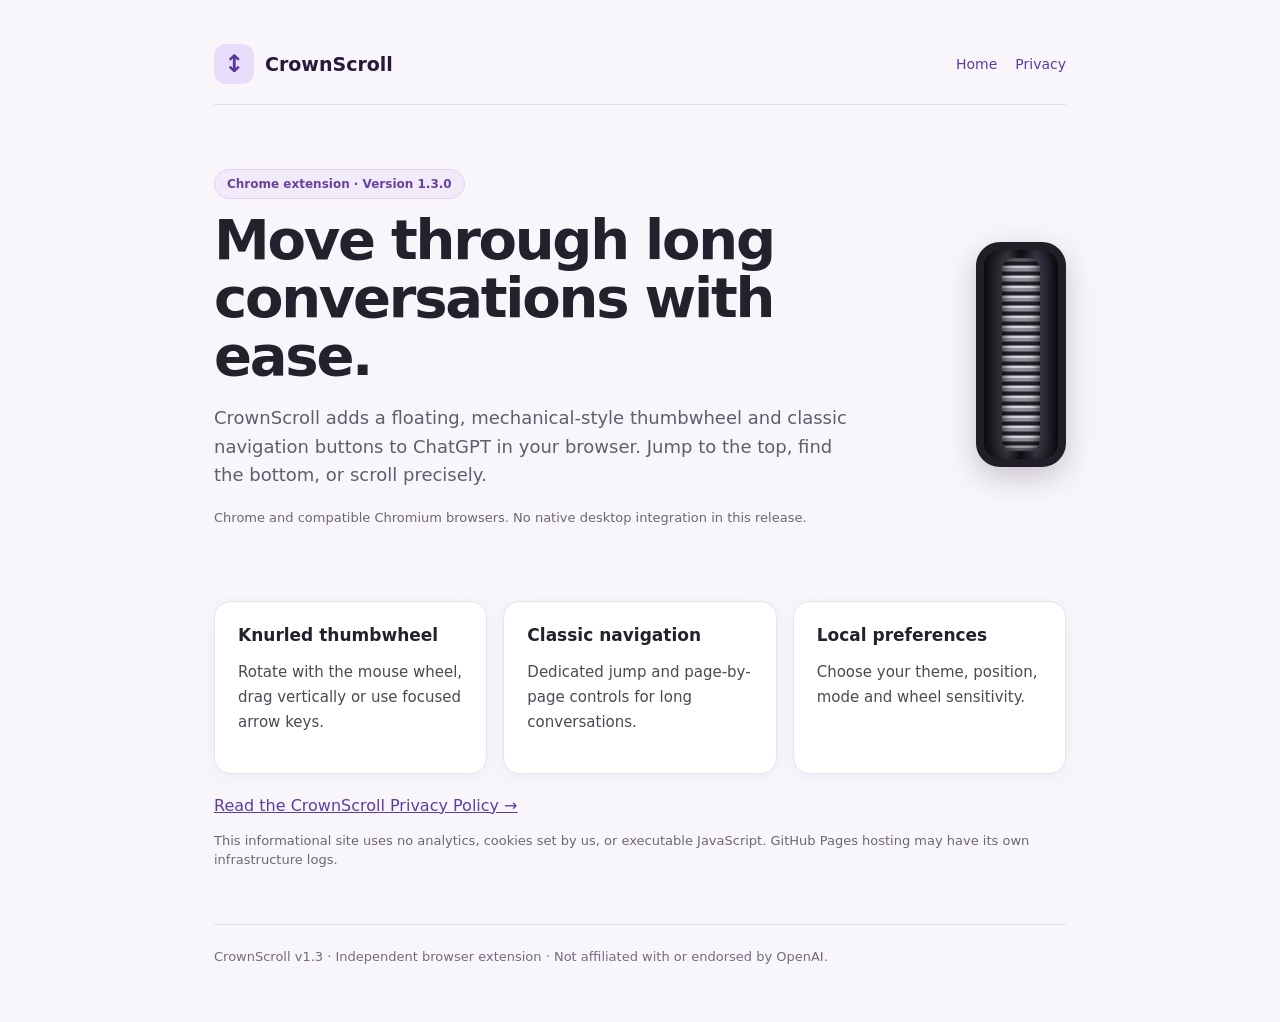
<file: docs/index.html>
<!DOCTYPE html>
<html lang="en"><head><meta charset="utf-8"><meta name="viewport" content="width=device-width,initial-scale=1"><meta name="color-scheme" content="light"><title>Home · CrownScroll</title><meta name="description" content="CrownScroll is a floating scroll navigation extension for long ChatGPT conversations."><link rel="stylesheet" href="site.css"></head><body><div class="container"><header><a class="brand" href="index.html"><span class="brandicon" aria-hidden="true">↕</span> CrownScroll</a><nav aria-label="Main navigation"><a href="index.html">Home</a><a href="privacy.html">Privacy</a></nav></header><main>
<section class="hero"><div><span class="pill">Chrome extension · Version 1.3.0</span><h1>Move through long conversations with ease.</h1><p class="lead">CrownScroll adds a floating, mechanical-style thumbwheel and classic navigation buttons to ChatGPT in your browser. Jump to the top, find the bottom, or scroll precisely.</p><p class="fine">Chrome and compatible Chromium browsers. No native desktop integration in this release.</p></div><div class="wheel" role="img" aria-label="Illustration of a knurled vertical crown scroll wheel"></div></section>
<div class="cards"><section class="card"><h2>Knurled thumbwheel</h2><p>Rotate with the mouse wheel, drag vertically or use focused arrow keys.</p></section><section class="card"><h2>Classic navigation</h2><p>Dedicated jump and page-by-page controls for long conversations.</p></section><section class="card"><h2>Local preferences</h2><p>Choose your theme, position, mode and wheel sensitivity.</p></section></div>
<p><a href="privacy.html">Read the CrownScroll Privacy Policy →</a></p><p class="fine">This informational site uses no analytics, cookies set by us, or executable JavaScript. GitHub Pages hosting may have its own infrastructure logs.</p>
</main><footer>CrownScroll v1.3 · Independent browser extension · Not affiliated with or endorsed by OpenAI.</footer></div></body></html>
</file>
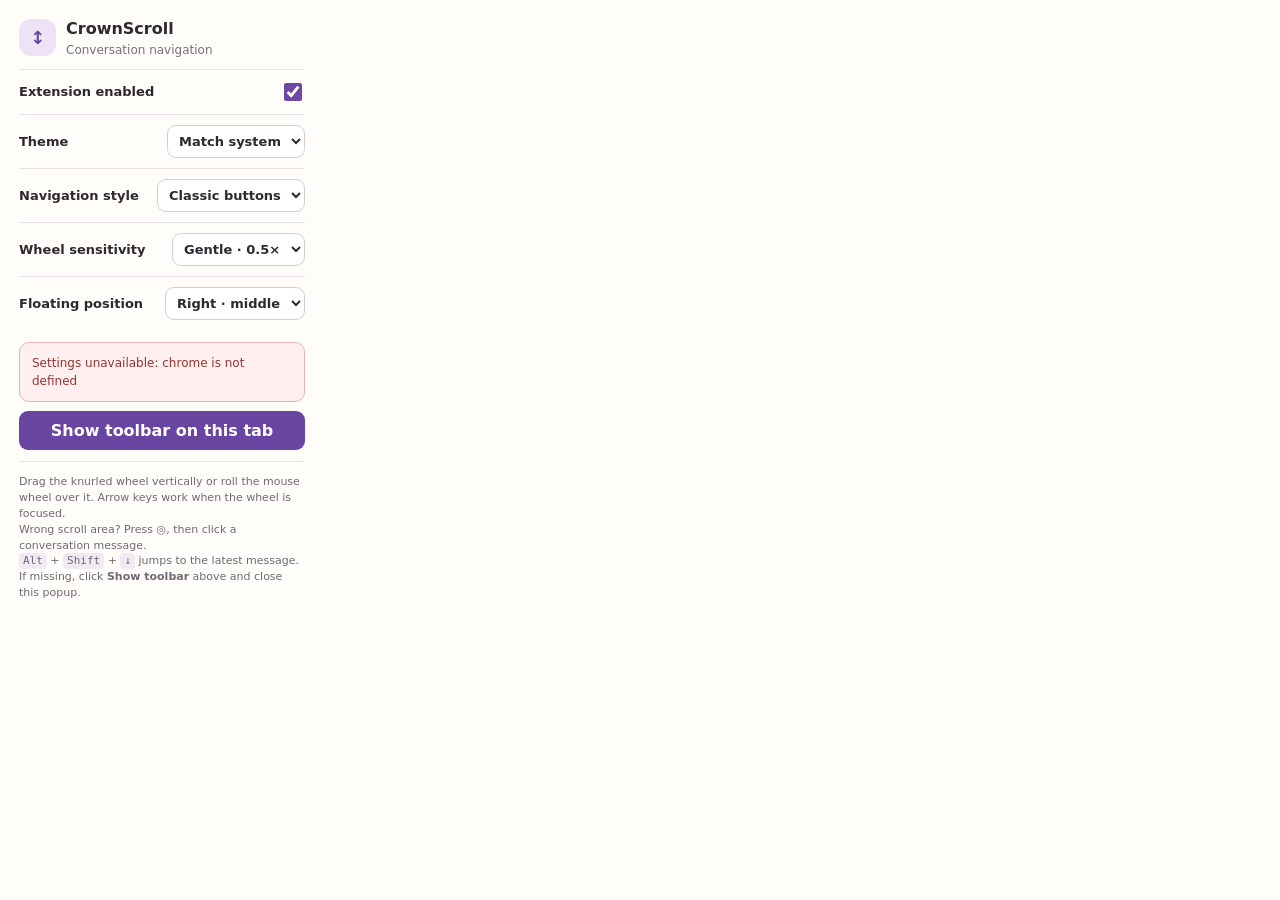
<file: popup.html>
<!doctype html>
<html lang="en">
<head>
  <meta charset="utf-8">
  <meta name="viewport" content="width=device-width, initial-scale=1">
  <title>CrownScroll</title>
  <style>
    :root { color-scheme: light; font-family: system-ui, -apple-system, 'Segoe UI', sans-serif;
      background: #fffdfa; color: #2e2831; }
    body { width: 286px; margin: 0; padding: 19px; }
    header { display: flex; align-items: center; gap: 10px; margin-bottom: 12px; }
    .mark { background: #eee3f6; color: #684899; font-weight: 900; font-size: 18px;
      width: 37px; height: 37px; display: grid; place-items: center; border-radius: 12px; }
    h1 { font-size: 16px; margin: 0; line-height: 1.3; }
    .sub { font-size: 12px; margin: 3px 0 0; color: #796f80; }
    .setting { display: flex; gap: 10px; justify-content: space-between; align-items: center;
      padding: 10px 0; border-top: 1px solid #e7e0e7; font-size: 13px; font-weight: 650; }
    select { background: #fff; border: 1px solid #d6ccd8; border-radius: 9px; font: inherit;
      padding: 7px; color: inherit; max-width: 155px; }
    input[type="checkbox"] { width: 18px; height: 18px; accent-color: #7047a5; cursor: pointer; }
    .help { border-top: 1px solid #e7e0e7; padding-top: 12px; color: #716875;
      font-size: 11px; line-height: 1.45; }
    .msg { min-height: 17px; font-size: 11px; color: #684899; }
    #connection { padding: 11px 12px; background: #f3f0f6; border: 1px solid #e6dcea;
      border-radius: 10px; font-size: 12px; line-height: 1.5; margin: 12px 0 9px; }
    #connection[data-kind='good'] { background: #eff8f0; border-color: #bcdcc5; color: #225b31; }
    #connection[data-kind='warning'] { background: #fff8ec; border-color: #f0d6a3; color: #78521c; }
    #connection[data-kind='error'] { background: #fff0ef; border-color: #e9b1b0; color: #923430; }
    #repair { width: 100%; padding: 10px 12px; border: none; background: #6944a1;
      color: white; border-radius: 9px; font: inherit; font-weight: 650; cursor: pointer; }
    #repair:disabled { opacity: .55; cursor: wait; }

    kbd { display: inline-block; background: #f0ebf2; border-radius: 4px; padding: 0 4px; }
  </style>
</head>
<body>
  <header><div class="mark" aria-hidden="true">↕</div><div>
    <h1>CrownScroll</h1><p class="sub">Conversation navigation</p>
  </div></header>
  <label class="setting">Extension enabled <input type="checkbox" id="enabled" checked></label>
  <label class="setting">Theme <select id="theme">
    <option value="auto">Match system</option><option value="light">Light</option><option value="dark">Dark</option>
  </select></label>
  <label class="setting">Navigation style <select id="mode">
    <option value="classic">Classic buttons</option><option value="thumbwheel">Knurled wheel</option>
  </select></label>
  <label class="setting">Wheel sensitivity <select id="sensitivity">
    <option value="gentle">Gentle · 0.5×</option><option value="normal">Normal · 1×</option>
    <option value="fast">Fast · 2×</option>
  </select></label>
  <label class="setting">Floating position <select id="position">
    <option value="right-middle">Right · middle</option>
    <option value="right-lower">Right · lower</option>
    <option value="left-middle">Left · middle</option>
  </select></label>
  <div id="connection" role="status" aria-live="polite">Checking current tab…</div>
  <button id="repair" type="button">Show toolbar on this tab</button>
  <p class="help">Drag the knurled wheel vertically or roll the mouse wheel over it. Arrow keys work when the wheel is focused.<br>
  Wrong scroll area? Press <strong>◎</strong>, then click a conversation message.<br>
  <kbd>Alt</kbd> + <kbd>Shift</kbd> + <kbd>↓</kbd> jumps to the latest message.<br>
  If missing, click <strong>Show toolbar</strong> above and close this popup.</p>
  <p class="msg" id="message" role="status"></p>
  <script src="popup.js"></script>
</body>
</html>
</file>
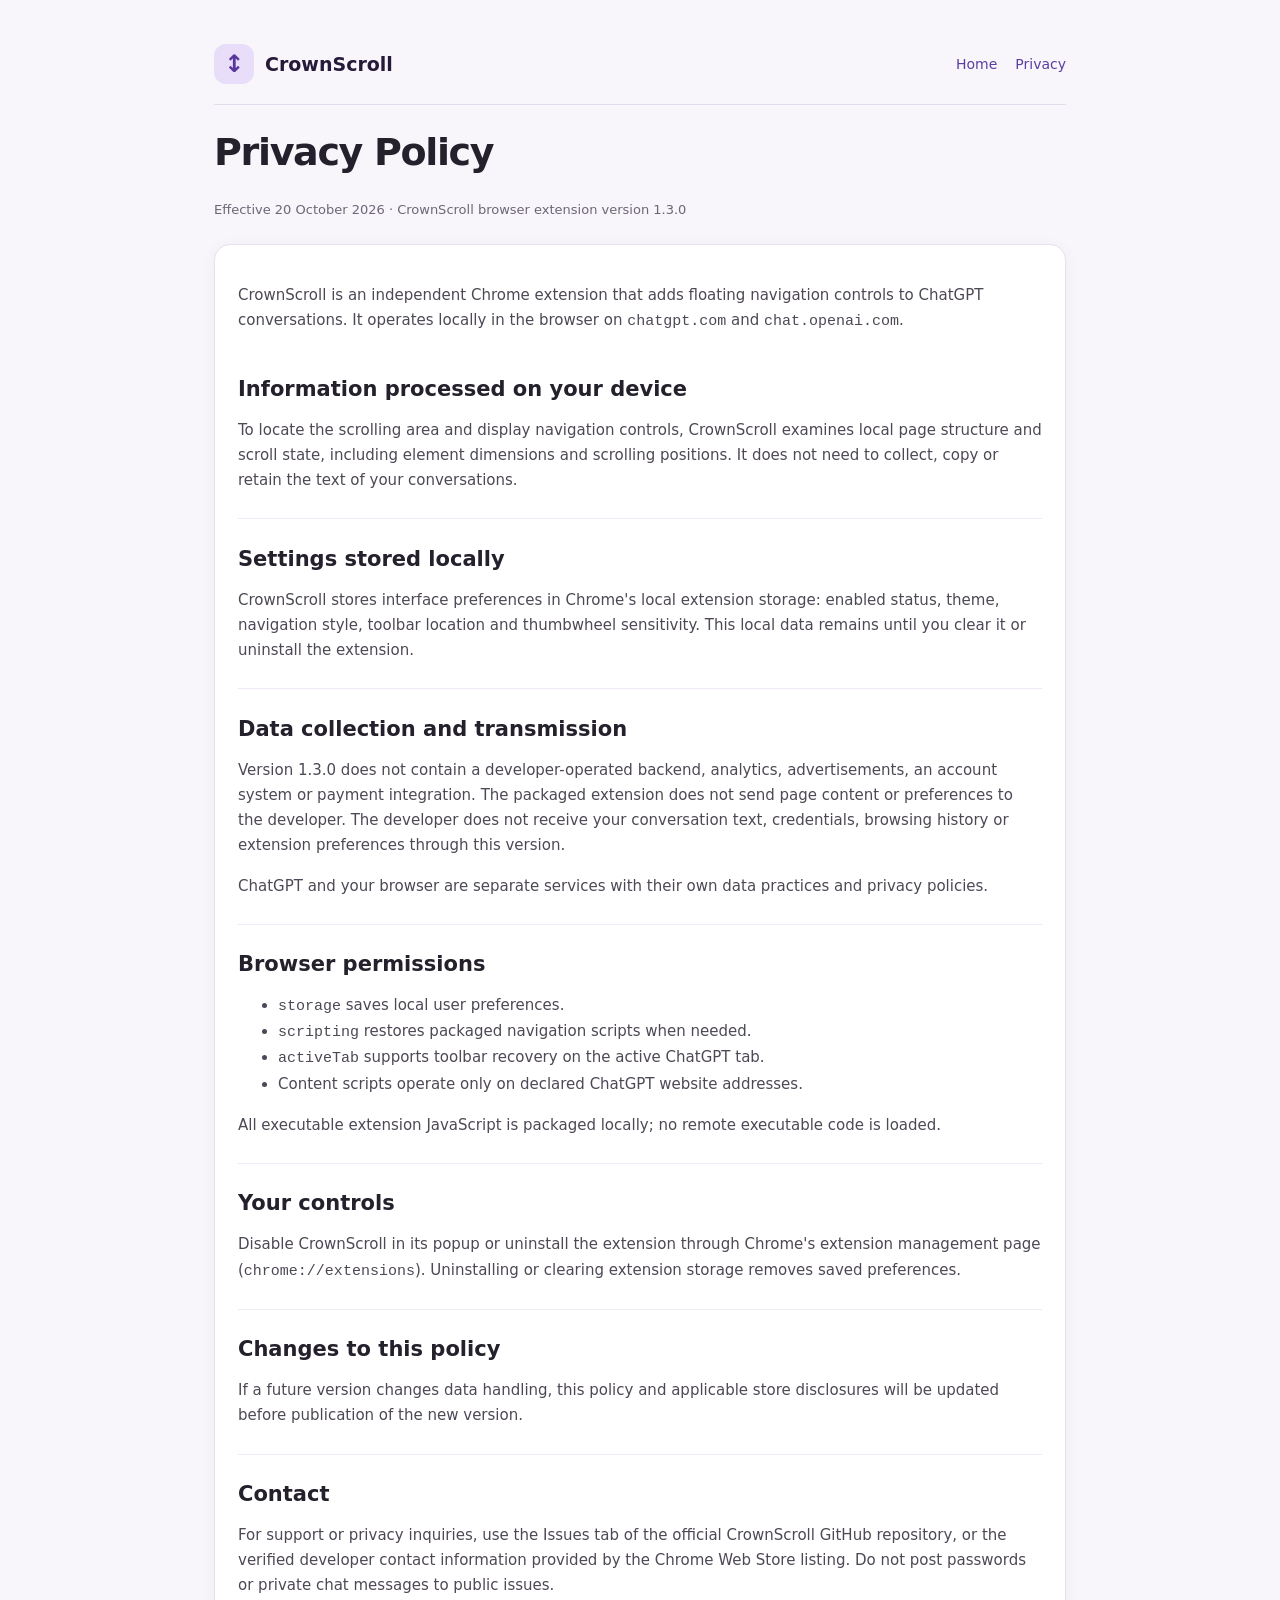
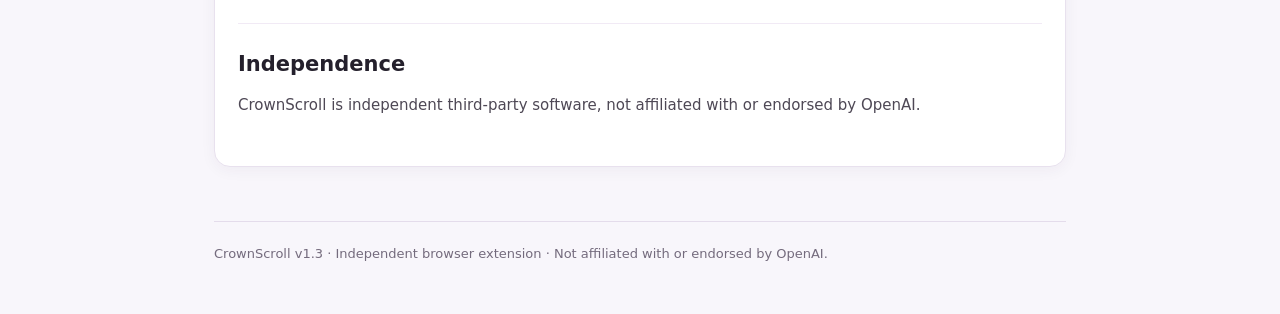
<file: docs/privacy.html>
<!DOCTYPE html>
<html lang="en"><head><meta charset="utf-8"><meta name="viewport" content="width=device-width,initial-scale=1"><meta name="color-scheme" content="light"><title>Privacy Policy · CrownScroll</title><meta name="description" content="CrownScroll is a floating scroll navigation extension for long ChatGPT conversations."><link rel="stylesheet" href="site.css"></head><body><div class="container"><header><a class="brand" href="index.html"><span class="brandicon" aria-hidden="true">↕</span> CrownScroll</a><nav aria-label="Main navigation"><a href="index.html">Home</a><a href="privacy.html">Privacy</a></nav></header><main>
<div class="content"><h1>Privacy Policy</h1><p class="fine">Effective 20 October 2026 · CrownScroll browser extension version 1.3.0</p>
<article><p>CrownScroll is an independent Chrome extension that adds floating navigation controls to ChatGPT conversations. It operates locally in the browser on <code>chatgpt.com</code> and <code>chat.openai.com</code>.</p>
<section><h2>Information processed on your device</h2><p>To locate the scrolling area and display navigation controls, CrownScroll examines local page structure and scroll state, including element dimensions and scrolling positions. It does not need to collect, copy or retain the text of your conversations.</p></section>
<section><h2>Settings stored locally</h2><p>CrownScroll stores interface preferences in Chrome's local extension storage: enabled status, theme, navigation style, toolbar location and thumbwheel sensitivity. This local data remains until you clear it or uninstall the extension.</p></section>
<section><h2>Data collection and transmission</h2><p>Version 1.3.0 does not contain a developer-operated backend, analytics, advertisements, an account system or payment integration. The packaged extension does not send page content or preferences to the developer. The developer does not receive your conversation text, credentials, browsing history or extension preferences through this version.</p><p>ChatGPT and your browser are separate services with their own data practices and privacy policies.</p></section>
<section><h2>Browser permissions</h2><ul><li><code>storage</code> saves local user preferences.</li><li><code>scripting</code> restores packaged navigation scripts when needed.</li><li><code>activeTab</code> supports toolbar recovery on the active ChatGPT tab.</li><li>Content scripts operate only on declared ChatGPT website addresses.</li></ul><p>All executable extension JavaScript is packaged locally; no remote executable code is loaded.</p></section>
<section><h2>Your controls</h2><p>Disable CrownScroll in its popup or uninstall the extension through Chrome's extension management page (<code>chrome://extensions</code>). Uninstalling or clearing extension storage removes saved preferences.</p></section>
<section><h2>Changes to this policy</h2><p>If a future version changes data handling, this policy and applicable store disclosures will be updated before publication of the new version.</p></section>
<section><h2>Contact</h2><p>For support or privacy inquiries, use the Issues tab of the official CrownScroll GitHub repository, or the verified developer contact information provided by the Chrome Web Store listing. Do not post passwords or private chat messages to public issues.</p></section>
<section><h2>Independence</h2><p>CrownScroll is independent third-party software, not affiliated with or endorsed by OpenAI.</p></section>
</article></div>
</main><footer>CrownScroll v1.3 · Independent browser extension · Not affiliated with or endorsed by OpenAI.</footer></div></body></html>
</file>
<file: docs/site.css>
:root{font-family:system-ui,-apple-system,BlinkMacSystemFont,"Segoe UI",sans-serif;color-scheme:light;color:#24202c;background:#f8f6fb}
*{box-sizing:border-box}body{margin:0}a{color:#5b3ea0}a:focus-visible{outline:3px solid #9a7bee;outline-offset:3px}
.container{max-width:900px;margin:auto;padding:24px}header{display:flex;justify-content:space-between;align-items:center;gap:15px;padding:20px 0;border-bottom:1px solid #e4dceb}.brand{display:flex;align-items:center;gap:11px;text-decoration:none;color:#261a39;font-weight:800;font-size:19px}.brandicon{height:40px;width:40px;display:grid;place-items:center;border-radius:12px;background:#e9def9;color:#59379b;font-size:24px}nav{display:flex;flex-wrap:wrap;gap:18px}nav a{font-size:14px;text-decoration:none}
.hero{padding:64px 0 38px;display:grid;grid-template-columns:1fr auto;align-items:center;gap:30px}.hero h1{font-size:clamp(30px,5vw,56px);letter-spacing:-.04em;line-height:1.04;margin:12px 0 18px}.lead{font-size:18px;line-height:1.6;color:#625c6c;max-width:640px}.pill{display:inline-block;font-size:12px;font-weight:700;border:1px solid #dfd3ef;color:#68439c;background:#f0eaf9;padding:7px 12px;border-radius:99px}.wheel{background:linear-gradient(90deg,#111016,#3c3943 32%,#101016 50%,#403b4b 70%,#100f14);border:8px solid #211e27;border-radius:24px;width:90px;height:225px;box-shadow:0 10px 30px #2517353b,inset 0 0 15px #0009;position:relative;overflow:hidden}.wheel:after{content:'';position:absolute;inset:8px 18px;background:repeating-linear-gradient(180deg,#91909b 0 3px,#24232b 4px 7px,#d8d1dc 8px 10px);border-radius:12px;box-shadow:inset 0 0 12px #000}
.cards{display:grid;grid-template-columns:repeat(3,minmax(0,1fr));gap:16px;margin:22px 0}.card,article{background:white;border:1px solid #e8e1ee;border-radius:16px;padding:23px;box-shadow:0 3px 15px #36274a0d}.card h2{font-size:17px;margin:0 0 10px}.card p,article p,article li{color:#4e4855;line-height:1.67;font-size:15px}.content h1{font-size:38px;letter-spacing:-.035em}.content article{margin:25px 0}.content section{padding:10px 0;border-top:1px solid #f1eaf5}.content section:first-of-type{border-top:0}h2{font-size:21px}.fine{color:#6d6675;font-size:13px;line-height:1.5}footer{border-top:1px solid #e4dceb;margin-top:54px;padding:24px 0 34px;color:#746b7d;font-size:13px}
@media(max-width:620px){.hero{grid-template-columns:1fr;padding:35px 0}.wheel{height:150px;width:60px;border-width:6px;position:absolute;right:20px;top:155px;opacity:.35}.hero h1,.lead{position:relative;z-index:1}.cards{grid-template-columns:1fr}.container{padding:16px}.content h1{font-size:30px}}
</file>
